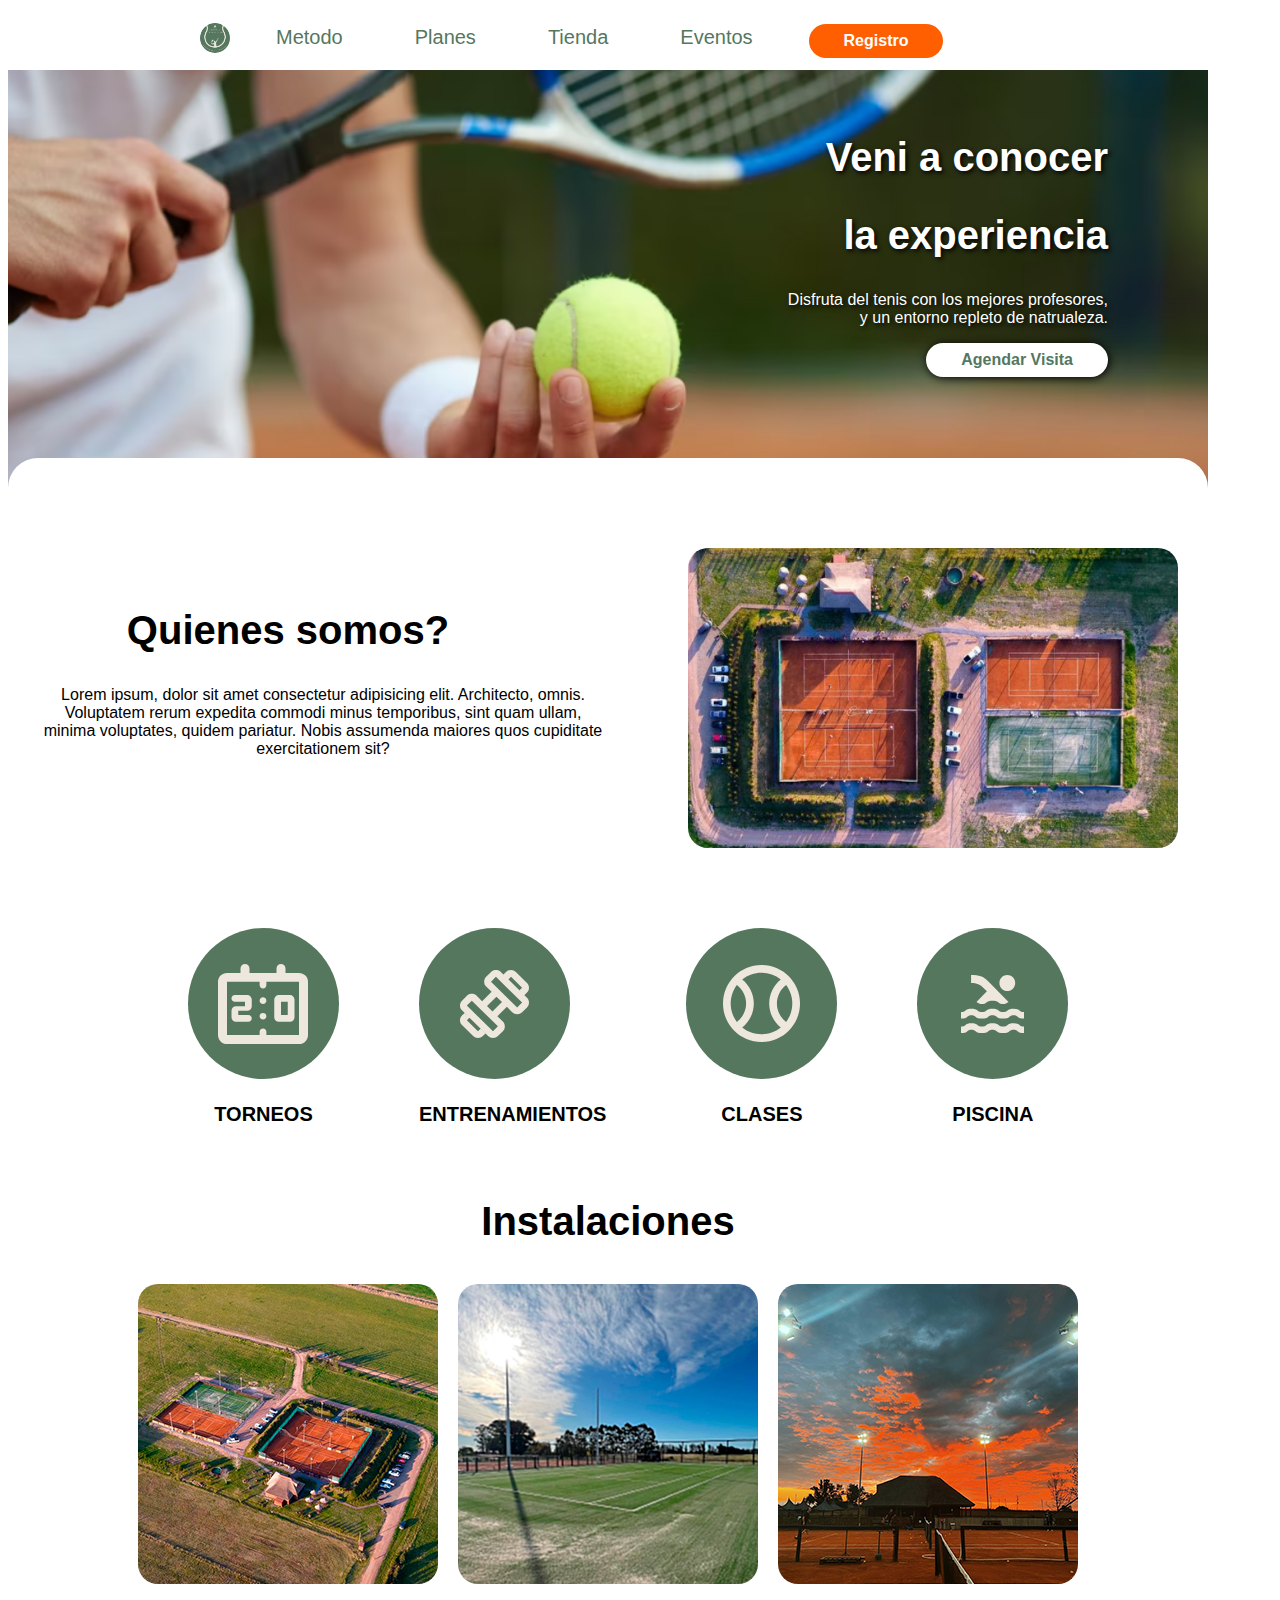
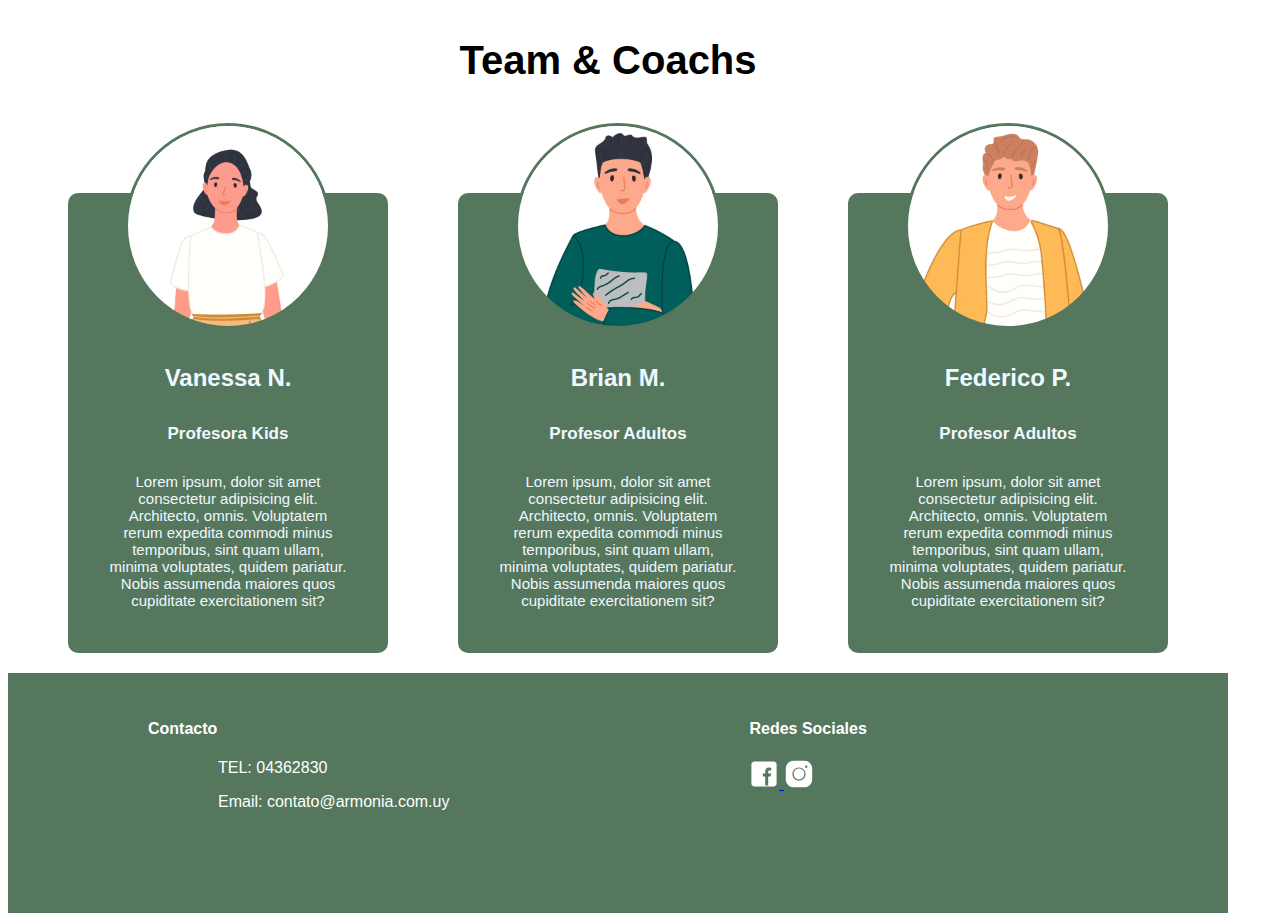
<file: pages/index.html>
<!DOCTYPE html>
<html lang="en">
<head>
    <meta charset="UTF-8">
    <meta http-equiv="X-UA-Compatible" content="IE=edge">
    <meta name="viewport" content="width=device-width, initial-scale=1.0">
    <title>Armonia Tennis Club</title>
    <link rel="shortcut icon" href="../assets/logoarmonia.jpg">
    <link href="../css/main.css" rel="stylesheet" type="text/css">
</head>
    <body>
    
        <header>
            <nav>
                <a href="./index.html"><img src="../assets/logoarmonia.jpg" alt="logo"></a>
                <ul class="navbar">
                    <li><a href="./metodo.html">Metodo</a></li>
                    <li><a href="./planes.html">Planes</a></li>
                    <li><a href="tienda.html">Tienda</a></li>
                    <li><a href="./eventos.html">Eventos</a></li>
                </ul>
                <a href="./registro.html" class="registro"> <b> Registro</b></a>
            </nav>
        </header>
        <main>

                <section class="banner1">
                        <div id="text-banner1">
                            <h1>Veni a conocer</h1>
                            <h2>la experiencia</h2>
                            <p>Disfruta del tenis con los mejores profesores, y un entorno repleto de natrualeza.</p>
                        </div>
                        <a href="./registro.html" class="agendar-visita"> <b>Agendar Visita</b></a>
                </section>
    <section>
        <div class="espacio">
        </div>
    </section>
                <section>
                    <div class="quienes-somos">
                        <h2>Quienes somos?</h2>
                        <p>Lorem ipsum, dolor sit amet consectetur adipisicing elit. Architecto, omnis. Voluptatem rerum expedita commodi minus temporibus, sint quam ullam, minima voluptates, quidem pariatur. Nobis assumenda maiores quos cupiditate exercitationem sit?</p>
                    </div>
                        <img id="armonia-1" src="../assets/quienes-somos.png" alt="Imagen Armonia">
                </section>
                
                <section class="services-sections">   
                    <div class="services">
                        <img src="../assets/torneos.svg" alt="">
                        <h3>TORNEOS</h3>
                    </div>
                    <div class="services">
                        <img src="../assets/entrenamientos.svg" alt="">
                        <h3>ENTRENAMIENTOS</h3>
                    </div class="services">
                    <div class="services">
                        <img src="../assets/clases.svg" alt="">
                        <h3>CLASES</h3>
                    </div>
                    <div class="services">
                        <img src="../assets/piscina.svg" alt="">
                        <h3>PISCINA</h3>
                    </div>
                </section>

                <section>
                        <h2 class="instalaciones">Instalaciones</h2>
                </section>
                <section>
                    <div class="instalaciones-img">    
                        <img src="../assets/instalacion-1.jpg" alt="">
                        <img src="../assets/instalacion-2.jpg" alt="">
                        <img src="../assets/instalacion-3.jpg" alt="">
                </div>
                    
                </section>
        <section>
            <h2 class="team">Team & Coachs</h2>
        </section>
                <section class="cards-coach">

                    <div class="cards">
                        <img src="../assets/vanessa.jpg" alt="Vanessa">
                        <h4>Vanessa N.</h4>
                        <h5>Profesora Kids</h5> 
                        <p>Lorem ipsum, dolor sit amet consectetur adipisicing elit. Architecto, omnis. Voluptatem rerum expedita commodi minus temporibus, sint quam ullam, minima voluptates, quidem pariatur. Nobis assumenda maiores quos cupiditate exercitationem sit?</p>
                    </div>
                    <div class="cards">
                        <img src="../assets/brian.jpg" alt="Brian">
                        <h4>Brian M.</h4>
                        <h5>Profesor Adultos</h5> 
                        <p>Lorem ipsum, dolor sit amet consectetur adipisicing elit. Architecto, omnis. Voluptatem rerum expedita commodi minus temporibus, sint quam ullam, minima voluptates, quidem pariatur. Nobis assumenda maiores quos cupiditate exercitationem sit?</p>
                    </div>   
                    <div class="cards">
                        <img src="../assets/federico.jpg" alt="Federico">
                        <h4>Federico P.</h4>
                        <h5>Profesor Adultos</h5> 
                        <p>Lorem ipsum, dolor sit amet consectetur adipisicing elit. Architecto, omnis. Voluptatem rerum expedita commodi minus temporibus, sint quam ullam, minima voluptates, quidem pariatur. Nobis assumenda maiores quos cupiditate exercitationem sit?</p>
                    </div>
                </section>
        </main>





        <footer>
            <section class="footer-area">
                <div class="contact-footer">
                        <h4>Contacto</h4>
                        <p>TEL: 04362830</p>
                        <p>Email: contato@armonia.com.uy</p>
                </div>
                <div class="mapa-armonia">
                    <map name="mapa de armonia"><iframe src="https://www.google.com/maps/embed?pb=!1m18!1m12!1m3!1d3287.7827492018578!2d-56.32866200000004!3d-34.508391599999996!2m3!1f0!2f0!3f0!3m2!1i1024!2i768!4f13.1!3m3!1m2!1s0x95a1b157ae231c87%3A0xac30713784a250d5!2sArmon%C3%ADa%20Tennis%20Club!5e0!3m2!1ses!2suy!4v1681091907484!5m2!1ses!2suy" width="200" height="200" style="border:0;" allowfullscreen="" loading="lazy" referrerpolicy="no-referrer-when-downgrade"></iframe></map>
                </div>
                    <div class="rrss-footer">
                        <h4>Redes Sociales</h4>
                        <a href="https://www.facebook.com/ArmoniaTennisClub">
                        <img class="logo-rrss" src="../assets/icons8-facebook.svg" alt="instagram">
                        </a>
                        <a href="https://www.instagram.com/armonia_tennis/">
                        <img class="logo-rrss" src="../assets/icons8-instagram.svg" alt="instagram">
                        </a>
                    </div>
            </section>
    </footer>






    </body>
</html>
</file>
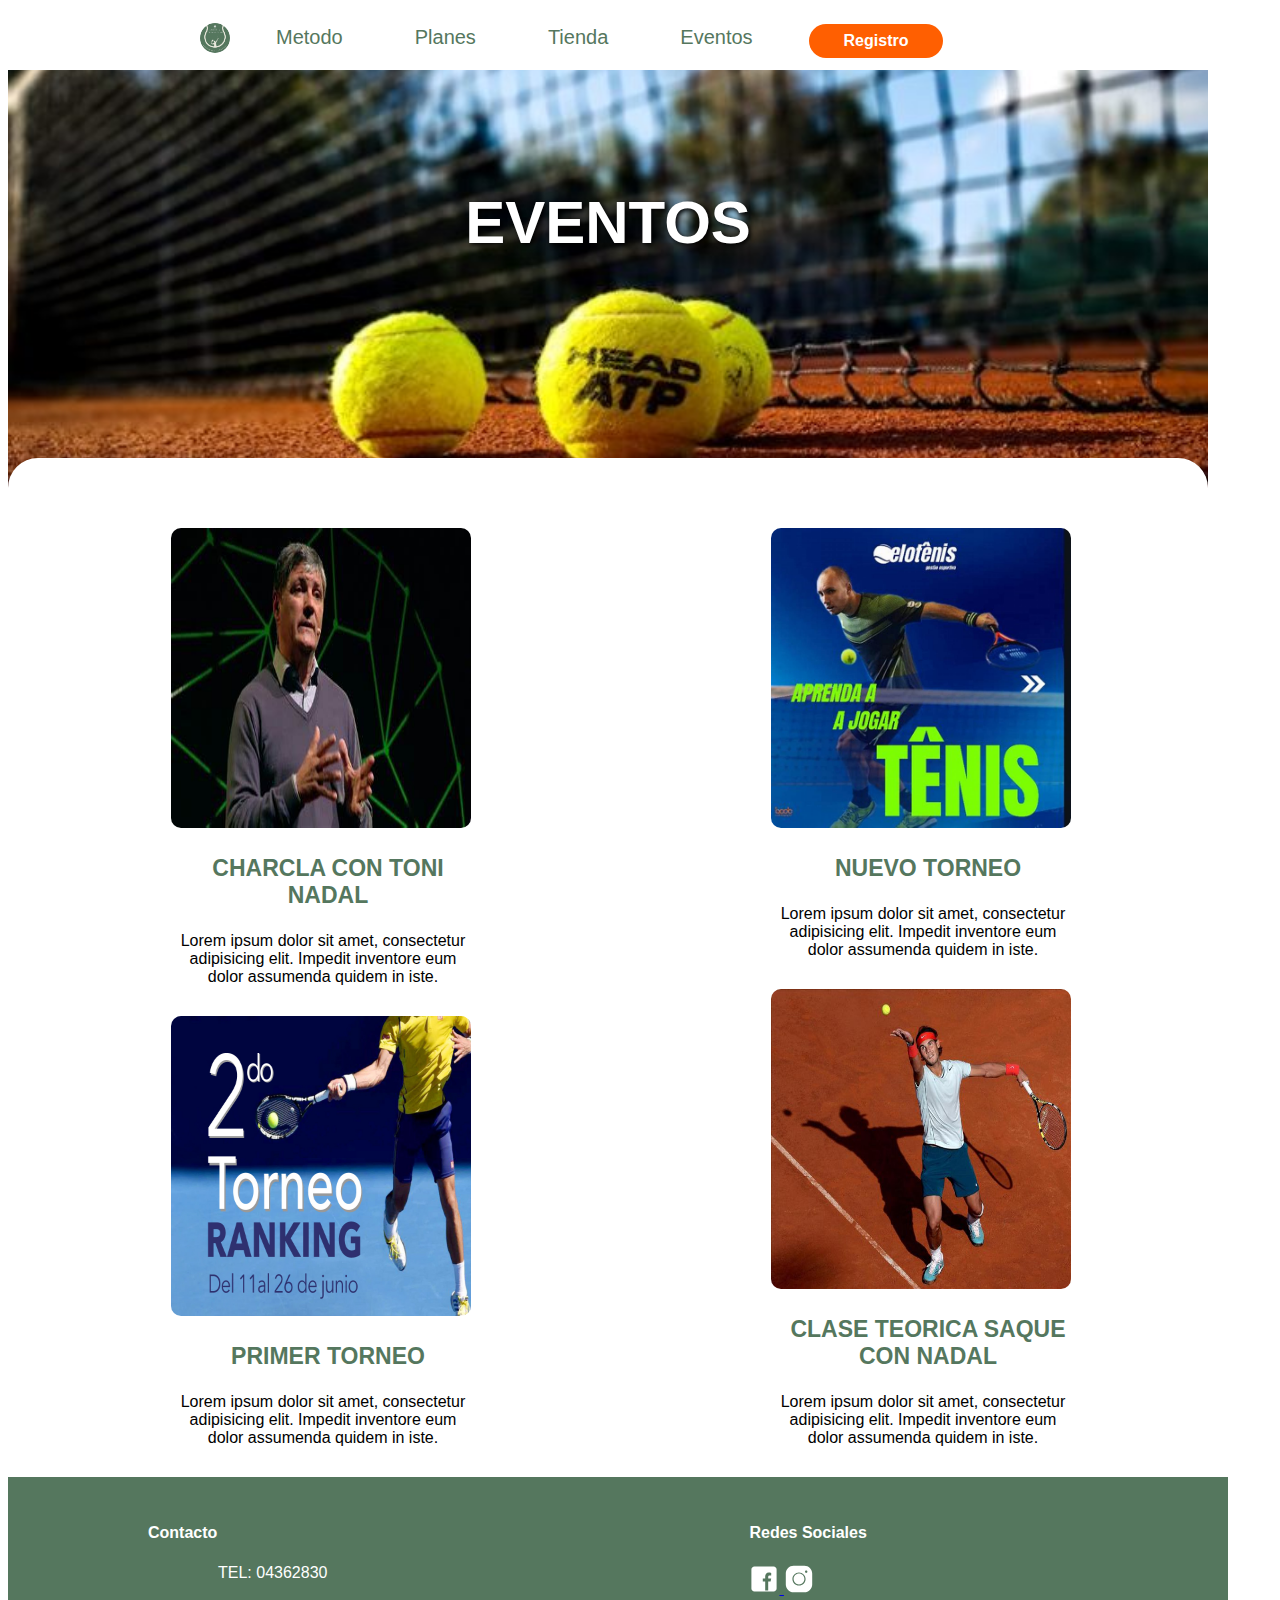
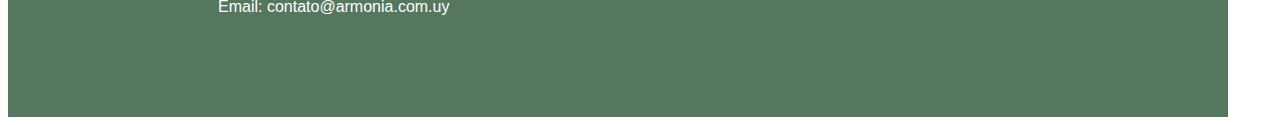
<file: pages/eventos.html>
<!DOCTYPE html>
<html lang="en">
<head>
    <meta charset="UTF-8">
    <meta http-equiv="X-UA-Compatible" content="IE=edge">
    <meta name="viewport" content="width=device-width, initial-scale=1.0">
    <title>Armonia Tennis Club</title>
    <link rel="shortcut icon" href="../assets/logoarmonia.jpg">
    <link href="../css/main.css" rel="stylesheet" type="text/css">
</head>
    <body>
    
        <header>
            <nav>
                <a href="./index.html"><img src="../assets/logoarmonia.jpg" alt="logo"></a>
                <ul class="navbar">
                    <li><a href="./metodo.html">Metodo</a></li>
                    <li><a href="./planes.html">Planes</a></li>
                    <li><a href="tienda.html">Tienda</a></li>
                    <li><a href="./eventos.html">Eventos</a></li>
                </ul>
                <a href="./registro.html" class="registro"> <b> Registro</b></a>
            </nav>
        </header>
        <main>

            <section class="banner3">
                        <div id="text-banner3">
                            <h1>EVENTOS</h1>
                        </div>
            </section>

            <section>
                    <div class="espacio">
                    </div>
            </section>

    <section>
    
        <div class="eventos">
        
            <div class="eventos-fila1">
                <div class="cards-eventos">
                    <img src="../assets/charla-1.jpg" alt="">
                    <h3>CHARCLA CON TONI NADAL</h3>
                    <P>Lorem ipsum dolor sit amet, consectetur adipisicing elit. Impedit inventore eum dolor assumenda quidem in iste.</P>
                </div>

                <div class="cards-eventos">
                    <img src="../assets/torneo-1.jpg" alt="">
                    <h3>PRIMER TORNEO</h3>
                    <P>Lorem ipsum dolor sit amet, consectetur adipisicing elit. Impedit inventore eum dolor assumenda quidem in iste.</P>
                </div>
            </div>

        <div class="eventos-fila2">

            <div class="cards-eventos">
                    <img src="../assets/torneo-2.jpg" alt="">
                    <h3>NUEVO TORNEO</h3>
                    <P>Lorem ipsum dolor sit amet, consectetur adipisicing elit. Impedit inventore eum dolor assumenda quidem in iste.</P>
            </div>

            <div class="cards-eventos">
                    <img src="../assets/charla-2.jpg" alt="">
                    <h3>CLASE TEORICA SAQUE CON NADAL</h3>
                    <P>Lorem ipsum dolor sit amet, consectetur adipisicing elit. Impedit inventore eum dolor assumenda quidem in iste.</P>
            </div>
        </div>

        </div>

    </section>


        </main>

        <footer>
            <section class="footer-area">
                <div class="contact-footer">
                        <h4>Contacto</h4>
                        <p>TEL: 04362830</p>
                        <p>Email: contato@armonia.com.uy</p>
                </div>
                <div class="mapa-armonia">
                    <map name="mapa de armonia"><iframe src="https://www.google.com/maps/embed?pb=!1m18!1m12!1m3!1d3287.7827492018578!2d-56.32866200000004!3d-34.508391599999996!2m3!1f0!2f0!3f0!3m2!1i1024!2i768!4f13.1!3m3!1m2!1s0x95a1b157ae231c87%3A0xac30713784a250d5!2sArmon%C3%ADa%20Tennis%20Club!5e0!3m2!1ses!2suy!4v1681091907484!5m2!1ses!2suy" width="200" height="200" style="border:0;" allowfullscreen="" loading="lazy" referrerpolicy="no-referrer-when-downgrade"></iframe></map>
                </div>
                    <div class="rrss-footer">
                        <h4>Redes Sociales</h4>
                        <a href="https://www.facebook.com/ArmoniaTennisClub">
                        <img class="logo-rrss" src="../assets/icons8-facebook.svg" alt="instagram">
                        </a>
                        <a href="https://www.instagram.com/armonia_tennis/">
                        <img class="logo-rrss" src="../assets/icons8-instagram.svg" alt="instagram">
                        </a>
                    </div>
            </section>
    </footer>
    </body>
</html>
</file>
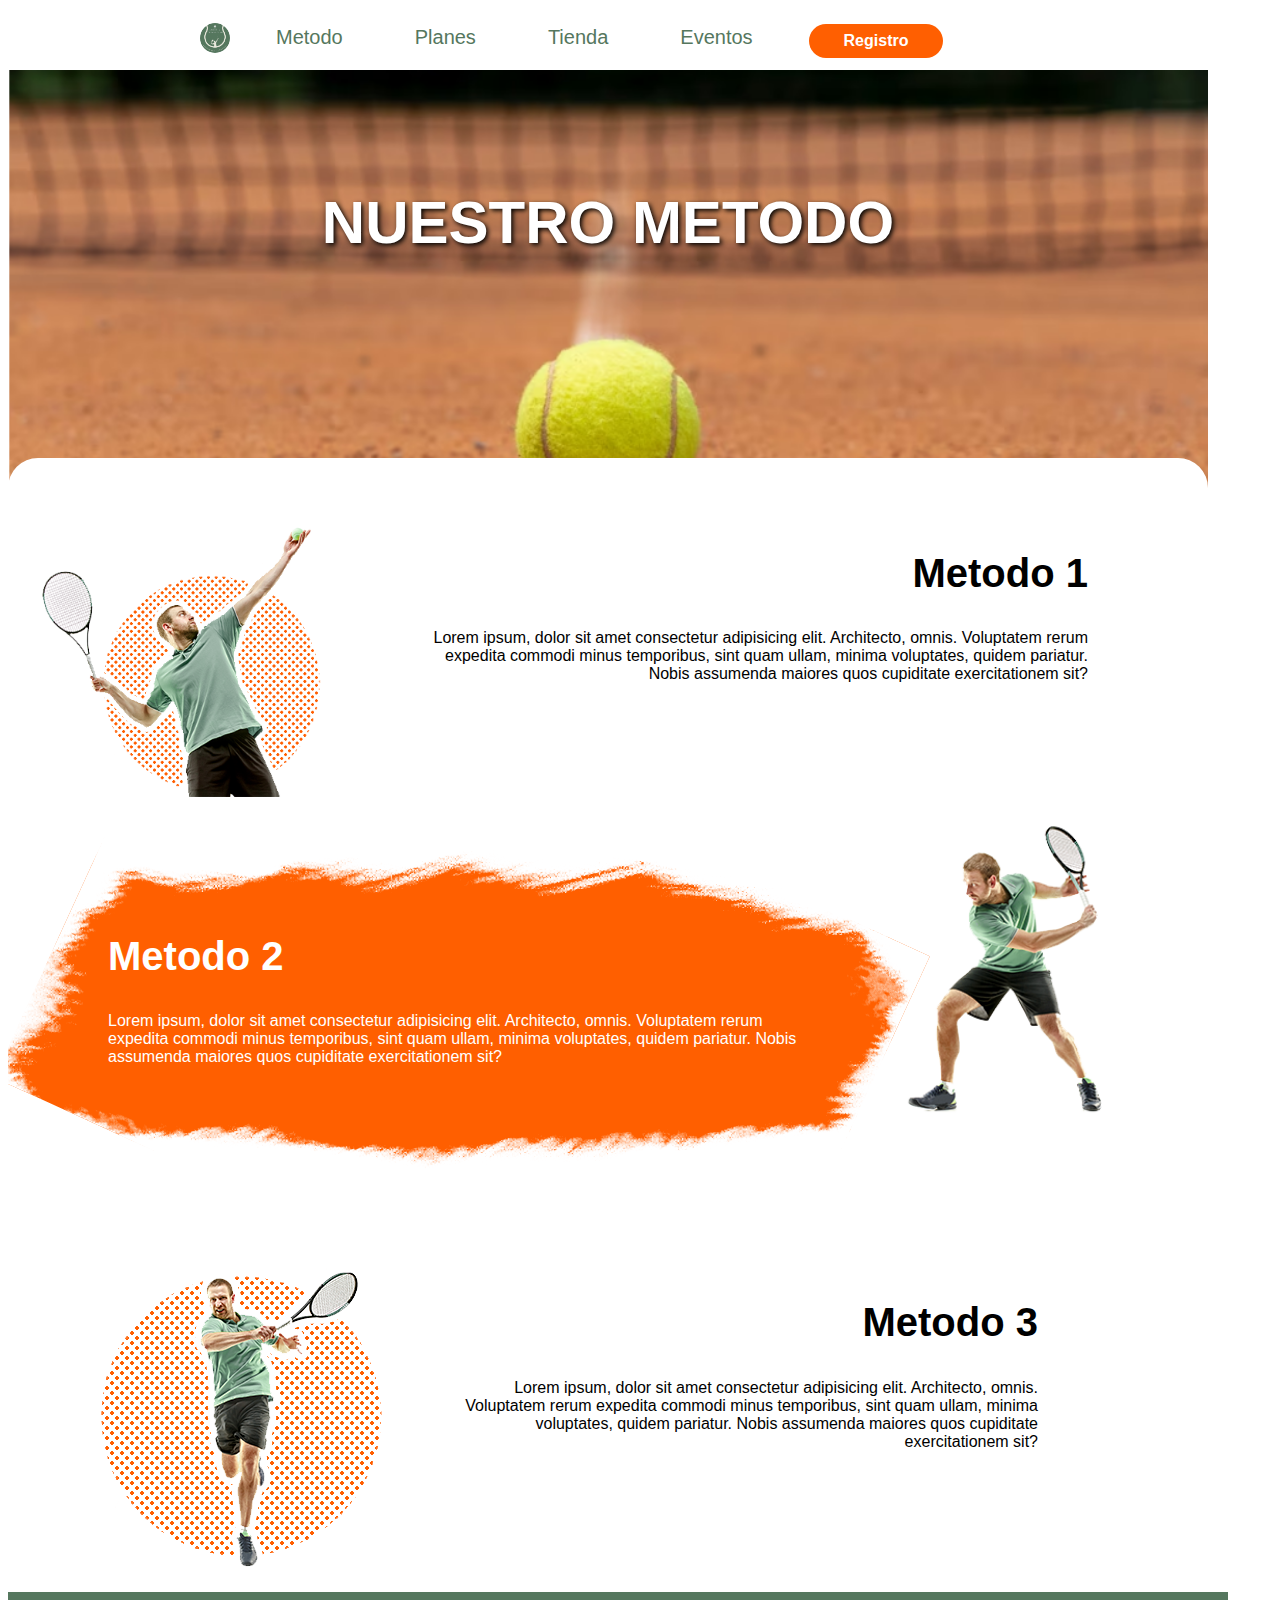
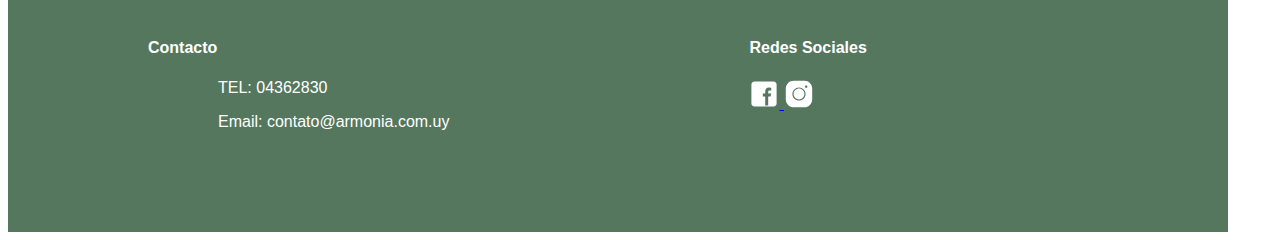
<file: pages/metodo.html>
<!DOCTYPE html>
<html lang="en">
<head>
    <meta charset="UTF-8">
    <meta http-equiv="X-UA-Compatible" content="IE=edge">
    <meta name="viewport" content="width=device-width, initial-scale=1.0">
    <title>Armonia Tennis Club</title>
    <link rel="shortcut icon" href="../assets/logoarmonia.jpg">
    <link href="../css/main.css" rel="stylesheet" type="text/css">
</head>
    <body>
    
        <header>
            <nav>
                <a href="./index.html"><img src="../assets/logoarmonia.jpg" alt="logo"></a>
                <ul class="navbar">
                    <li><a href="./metodo.html">Metodo</a></li>
                    <li><a href="./planes.html">Planes</a></li>
                    <li><a href="tienda.html">Tienda</a></li>
                    <li><a href="./eventos.html">Eventos</a></li>
                </ul>
                <a href="./registro.html" class="registro"> <b> Registro</b></a>
            </nav>
        </header>
        <main>

            <section class="banner2">
                <div id="text-banner2">
                    <h1>NUESTRO METODO</h1>
                </div>
        </section>
<section>
<div class="espacio">
</div>
</section>

                <section class="met1">
                    <img id="persona-1" src="../assets/persona-1.png" alt="">
                        <div >
                            <h2>Metodo 1</h2>
                            <p>Lorem ipsum, dolor sit amet consectetur adipisicing elit. Architecto, omnis. Voluptatem rerum expedita commodi minus temporibus, sint quam ullam, minima voluptates, quidem pariatur. Nobis assumenda maiores quos cupiditate exercitationem sit?</p>
                        </div>
                </section>
                
                <section class="met2">
                    <img id="persona-3" src="../assets/persona-3.png" alt="">
                        <div>
                            <h2>Metodo 2</h2>
                            <p>Lorem ipsum, dolor sit amet consectetur adipisicing elit. Architecto, omnis. Voluptatem rerum expedita commodi minus temporibus, sint quam ullam, minima voluptates, quidem pariatur. Nobis assumenda maiores quos cupiditate exercitationem sit?</p>
                        </div>
                </section>

                <section class="met3">
                    <img id="persona-2" src="../assets/persona-2.png" alt="">
                        <div>
                            <h2>Metodo 3</h2>
                            <p>Lorem ipsum, dolor sit amet consectetur adipisicing elit. Architecto, omnis. Voluptatem rerum expedita commodi minus temporibus, sint quam ullam, minima voluptates, quidem pariatur. Nobis assumenda maiores quos cupiditate exercitationem sit?</p>
                        </div>
                </section>
 


                <footer>
                    <section class="footer-area">
                        <div class="contact-footer">
                                <h4>Contacto</h4>
                                <p>TEL: 04362830</p>
                                <p>Email: contato@armonia.com.uy</p>
                        </div>
                        <div class="mapa-armonia">
                            <map name="mapa de armonia"><iframe src="https://www.google.com/maps/embed?pb=!1m18!1m12!1m3!1d3287.7827492018578!2d-56.32866200000004!3d-34.508391599999996!2m3!1f0!2f0!3f0!3m2!1i1024!2i768!4f13.1!3m3!1m2!1s0x95a1b157ae231c87%3A0xac30713784a250d5!2sArmon%C3%ADa%20Tennis%20Club!5e0!3m2!1ses!2suy!4v1681091907484!5m2!1ses!2suy" width="200" height="200" style="border:0;" allowfullscreen="" loading="lazy" referrerpolicy="no-referrer-when-downgrade"></iframe></map>
                        </div>
                            <div class="rrss-footer">
                                <h4>Redes Sociales</h4>
                                <a href="https://www.facebook.com/ArmoniaTennisClub">
                                <img class="logo-rrss" src="../assets/icons8-facebook.svg" alt="instagram">
                                </a>
                                <a href="https://www.instagram.com/armonia_tennis/">
                                <img class="logo-rrss" src="../assets/icons8-instagram.svg" alt="instagram">
                                </a>
                            </div>
                    </section>
            </footer>






    </body>
</html>
</file>
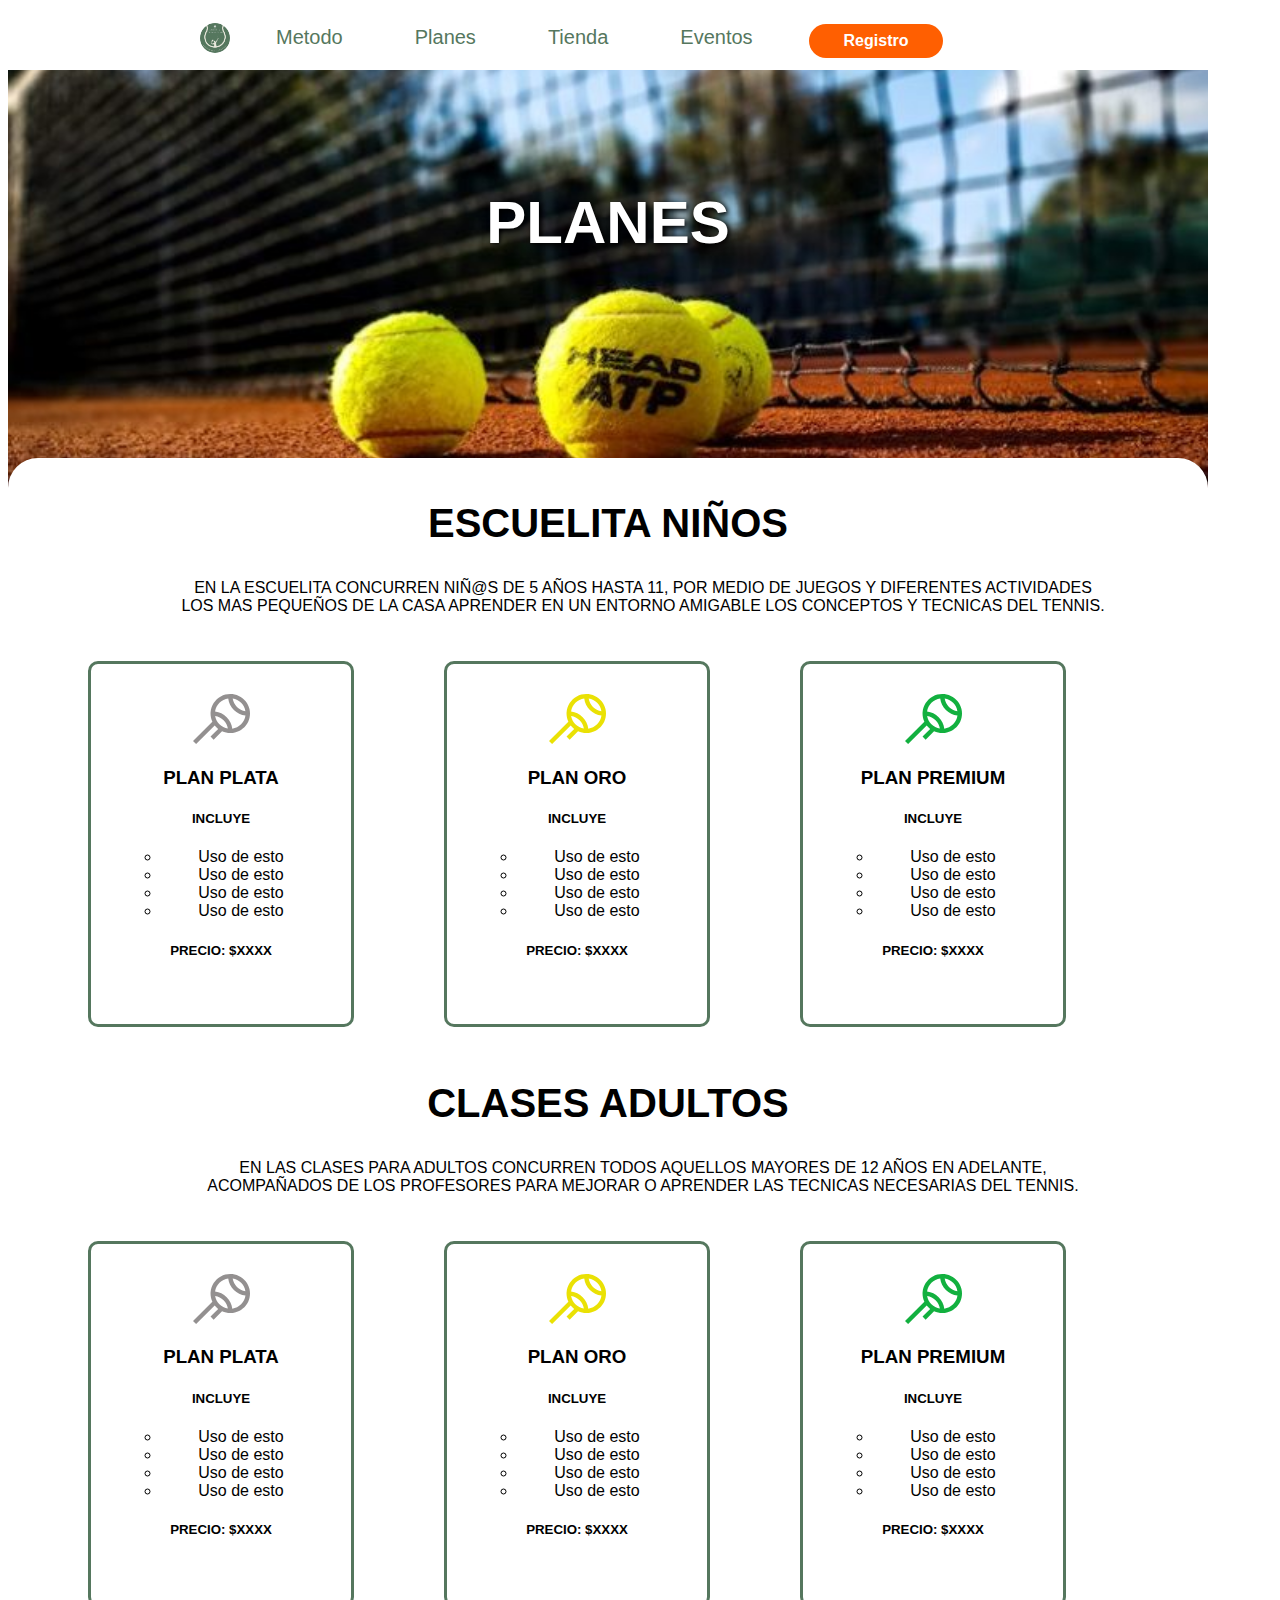
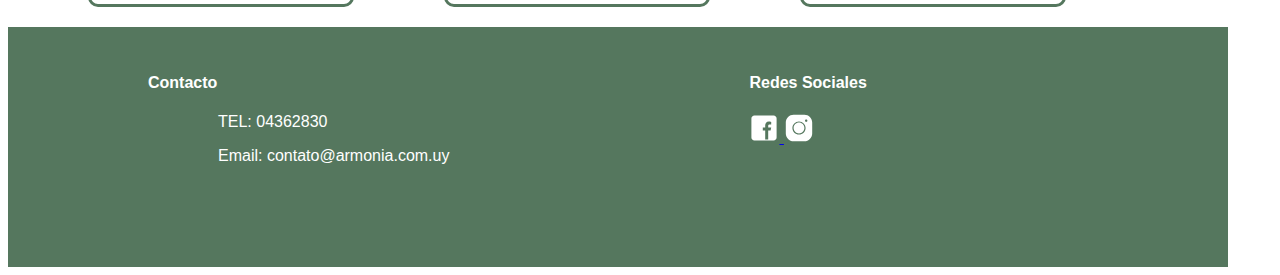
<file: pages/planes.html>
<!DOCTYPE html>
<html lang="en">
<head>
    <meta charset="UTF-8">
    <meta http-equiv="X-UA-Compatible" content="IE=edge">
    <meta name="viewport" content="width=device-width, initial-scale=1.0">
    <title>Armonia Tennis Club</title>
    <link rel="shortcut icon" href="../assets/logoarmonia.jpg">
    <link href="../css/main.css" rel="stylesheet" type="text/css">
</head>
    <body>
    
        <header>
            <nav>
                <a href="./index.html"><img src="../assets/logoarmonia.jpg" alt="logo"></a>
                <ul class="navbar">
                    <li><a href="./metodo.html">Metodo</a></li>
                    <li><a href="./planes.html">Planes</a></li>
                    <li><a href="tienda.html">Tienda</a></li>
                    <li><a href="./eventos.html">Eventos</a></li>
                </ul>
                <a href="./registro.html" class="registro"> <b> Registro</b></a>
            </nav>
        </header>
        <main>

            <section class="banner3">
                        <div id="text-banner3">
                            <h1>PLANES</h1>
                        </div>
            </section>

            <section>
                    <div class="espacio">
                    </div>
            </section>

    <section>
        <div class="plan-escuelita">
            <H2>ESCUELITA NIÑOS</H2>
            <p>EN LA ESCUELITA CONCURREN NIÑ@S DE 5 AÑOS HASTA 11, POR MEDIO DE JUEGOS Y DIFERENTES ACTIVIDADES LOS MAS PEQUEÑOS DE LA CASA APRENDER EN UN ENTORNO AMIGABLE LOS CONCEPTOS Y TECNICAS DEL TENNIS.</p>
        </div>
    
        <div class="planes">
        
            <div class="cards-planes">
                <img src="../assets/plan-plata.svg" alt="">
                <h3>PLAN PLATA</h3>
                <h5>INCLUYE</h5>
            
                <ul class="planes-lista">
                    <li>Uso de esto</li>
                    <li>Uso de esto</li>
                    <li>Uso de esto</li>
                    <li>Uso de esto</li>
                </ul>

                <h5>PRECIO: $XXXX</h5>
            </div>

            <div class="cards-planes">
                <img src="../assets/plan-oro.svg" alt="">
                <h3>PLAN ORO</h3>
                <h5>INCLUYE</h5>
            
                <ul class="planes-lista">
                    <li>Uso de esto</li>
                    <li>Uso de esto</li>
                    <li>Uso de esto</li>
                    <li>Uso de esto</li>
                </ul>

                <h5>PRECIO: $XXXX</h5>
            </div>

            <div class="cards-planes">
                <img src="../assets/plan-premium.svg" alt="">
                <h3>PLAN PREMIUM</h3>
                <h5>INCLUYE</h5>
            
                <ul class="planes-lista">
                    <li>Uso de esto</li>
                    <li>Uso de esto</li>
                    <li>Uso de esto</li>
                    <li>Uso de esto</li>
                </ul>

                <h5>PRECIO: $XXXX</h5>
            </div>




        </div>

    </section>



<section>
    <div class="plan-adulto">
            <H2>CLASES ADULTOS</H2>
            <p>EN LAS CLASES PARA ADULTOS CONCURREN TODOS AQUELLOS MAYORES DE 12 AÑOS EN ADELANTE, ACOMPAÑADOS DE LOS PROFESORES PARA MEJORAR O APRENDER LAS TECNICAS NECESARIAS DEL TENNIS. </p>
    </div>

    <div class="planes">
        
        <div class="cards-planes">
            <img src="../assets/plan-plata.svg" alt="">
            <h3>PLAN PLATA</h3>
            <h5>INCLUYE</h5>
        
            <ul class="planes-lista">
                <li>Uso de esto</li>
                <li>Uso de esto</li>
                <li>Uso de esto</li>
                <li>Uso de esto</li>
            </ul>

            <h5>PRECIO: $XXXX</h5>
        </div>

        <div class="cards-planes">
            <img src="../assets/plan-oro.svg" alt="">
            <h3>PLAN ORO</h3>
            <h5>INCLUYE</h5>
        
            <ul class="planes-lista">
                <li>Uso de esto</li>
                <li>Uso de esto</li>
                <li>Uso de esto</li>
                <li>Uso de esto</li>
            </ul>

            <h5>PRECIO: $XXXX</h5>
        </div>

        <div class="cards-planes">
            <img src="../assets/plan-premium.svg" alt="">
            <h3>PLAN PREMIUM</h3>
            <h5>INCLUYE</h5>
        
            <ul class="planes-lista">
                <li>Uso de esto</li>
                <li>Uso de esto</li>
                <li>Uso de esto</li>
                <li>Uso de esto</li>
            </ul>

            <h5>PRECIO: $XXXX</h5>
        </div>




    </div>



</section>



        </main>

        <footer>
            <section class="footer-area">
                <div class="contact-footer">
                        <h4>Contacto</h4>
                        <p>TEL: 04362830</p>
                        <p>Email: contato@armonia.com.uy</p>
                </div>
                <div class="mapa-armonia">
                    <map name="mapa de armonia"><iframe src="https://www.google.com/maps/embed?pb=!1m18!1m12!1m3!1d3287.7827492018578!2d-56.32866200000004!3d-34.508391599999996!2m3!1f0!2f0!3f0!3m2!1i1024!2i768!4f13.1!3m3!1m2!1s0x95a1b157ae231c87%3A0xac30713784a250d5!2sArmon%C3%ADa%20Tennis%20Club!5e0!3m2!1ses!2suy!4v1681091907484!5m2!1ses!2suy" width="200" height="200" style="border:0;" allowfullscreen="" loading="lazy" referrerpolicy="no-referrer-when-downgrade"></iframe></map>
                </div>
                    <div class="rrss-footer">
                        <h4>Redes Sociales</h4>
                        <a href="https://www.facebook.com/ArmoniaTennisClub">
                        <img class="logo-rrss" src="../assets/icons8-facebook.svg" alt="instagram">
                        </a>
                        <a href="https://www.instagram.com/armonia_tennis/">
                        <img class="logo-rrss" src="../assets/icons8-instagram.svg" alt="instagram">
                        </a>
                    </div>
            </section>
    </footer>
    </body>
</html>
</file>
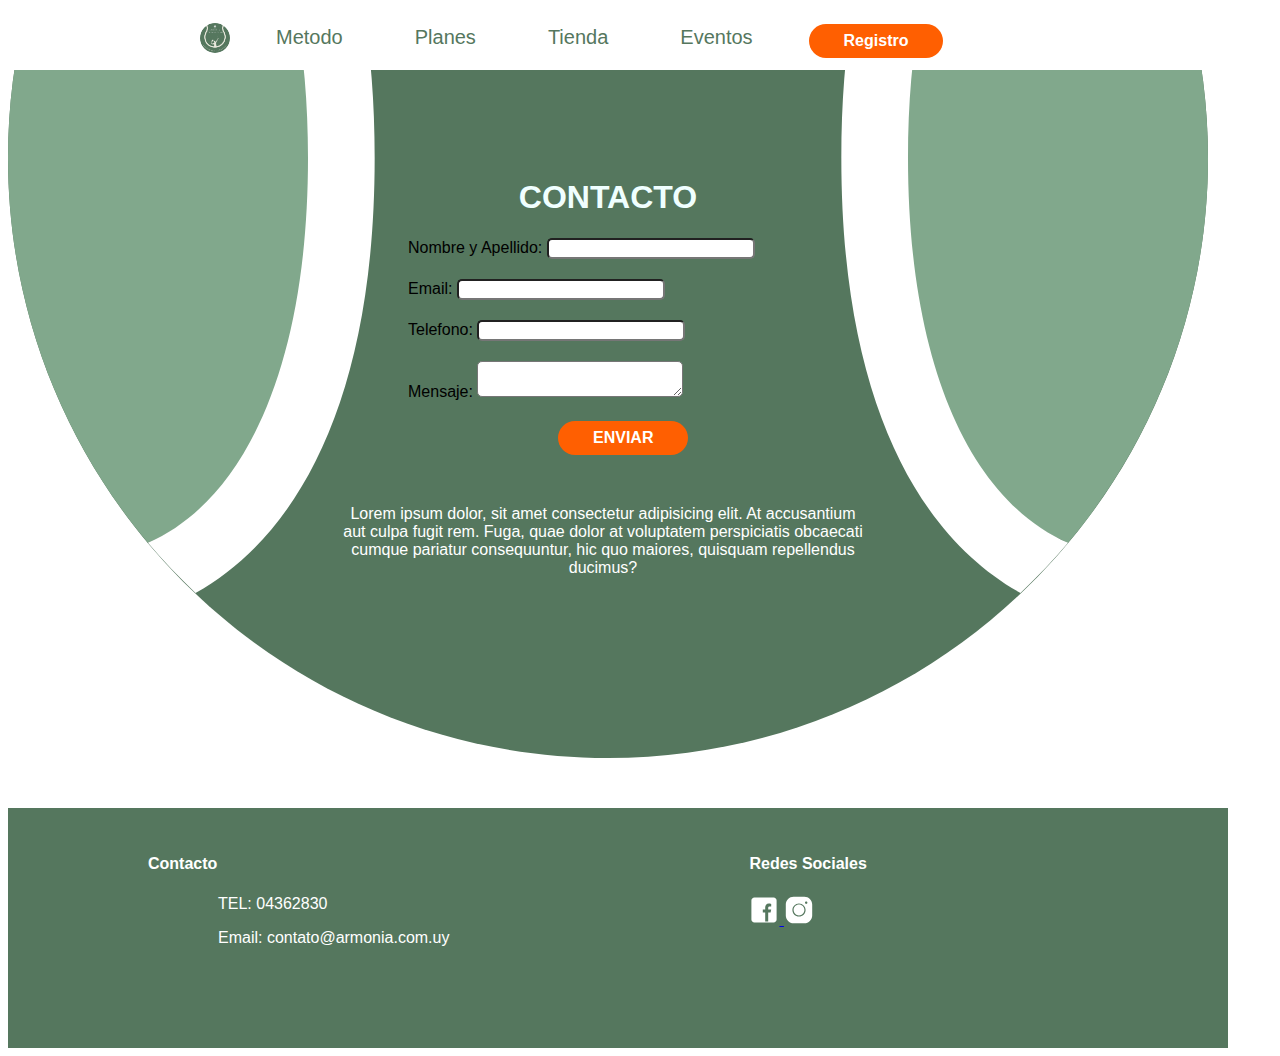
<file: pages/registro.html>
<!DOCTYPE html>
<html lang="en">
<head>
    <meta charset="UTF-8">
    <meta http-equiv="X-UA-Compatible" content="IE=edge">
    <meta name="viewport" content="width=device-width, initial-scale=1.0">
    <title>Armonia Tennis Club</title>
    <link rel="shortcut icon" href="../assets/logoarmonia.jpg">
    <link href="../css/main.css" rel="stylesheet" type="text/css">
</head>
    <body>
    
        <header>
            <nav>
                <a href="./index.html"><img src="../assets/logoarmonia.jpg" alt="logo"></a>
                <ul class="navbar">
                    <li><a href="./metodo.html">Metodo</a></li>
                    <li><a href="./planes.html">Planes</a></li>
                    <li><a href="tienda.html">Tienda</a></li>
                    <li><a href="./eventos.html">Eventos</a></li>
                </ul>
                <a href="./registro.html" class="registro"> <b> Registro</b></a>
            </nav>
        </header>
        <main>
<section class="formulario">
<div>
    
    <form action="" method="">
        <h1 id="contacto">CONTACTO</h1>
        <ul>
            <li>
                <label for="name">Nombre y Apellido:</label>
                <input type="text" id="name" name="user_name">
            </li>
            
            <li>
                <label for="mail">Email:</label>
                <input type="email" id="mail" name="user_mail">
            </li>

            <li>
                <label for="mail">Telefono:</label>
                <input type="email" id="mail" name="user_mail">
            </li>

            <li>
                <label for="msg">Mensaje:</label>
                <textarea id="msg" name="user_message"></textarea>
            </li>
        </ul>
        
    </form>
    
    <div class="enviar-formulario">
        <a href="../pages/eventos.html"><b>ENVIAR</b></a>
    </div>

        <div class="contacto-leyenda">
            <p>Lorem ipsum dolor, sit amet consectetur adipisicing elit. At accusantium aut culpa fugit rem. Fuga, quae dolor at voluptatem perspiciatis obcaecati cumque pariatur consequuntur, hic quo maiores, quisquam repellendus ducimus?</p>
        </div>

</div>
</section>     
        </main>

        <footer>
            <section class="footer-area">
                <div class="contact-footer">
                        <h4>Contacto</h4>
                        <p>TEL: 04362830</p>
                        <p>Email: contato@armonia.com.uy</p>
                </div>
                <div class="mapa-armonia">
                    <map name="mapa de armonia"><iframe src="https://www.google.com/maps/embed?pb=!1m18!1m12!1m3!1d3287.7827492018578!2d-56.32866200000004!3d-34.508391599999996!2m3!1f0!2f0!3f0!3m2!1i1024!2i768!4f13.1!3m3!1m2!1s0x95a1b157ae231c87%3A0xac30713784a250d5!2sArmon%C3%ADa%20Tennis%20Club!5e0!3m2!1ses!2suy!4v1681091907484!5m2!1ses!2suy" width="200" height="200" style="border:0;" allowfullscreen="" loading="lazy" referrerpolicy="no-referrer-when-downgrade"></iframe></map>
                </div>
                    <div class="rrss-footer">
                        <h4>Redes Sociales</h4>
                        <a href="https://www.facebook.com/ArmoniaTennisClub">
                        <img class="logo-rrss" src="../assets/icons8-facebook.svg" alt="instagram">
                        </a>
                        <a href="https://www.instagram.com/armonia_tennis/">
                        <img class="logo-rrss" src="../assets/icons8-instagram.svg" alt="instagram">
                        </a>
                    </div>
            </section>
    </footer>
    </body>
</html>
</file>
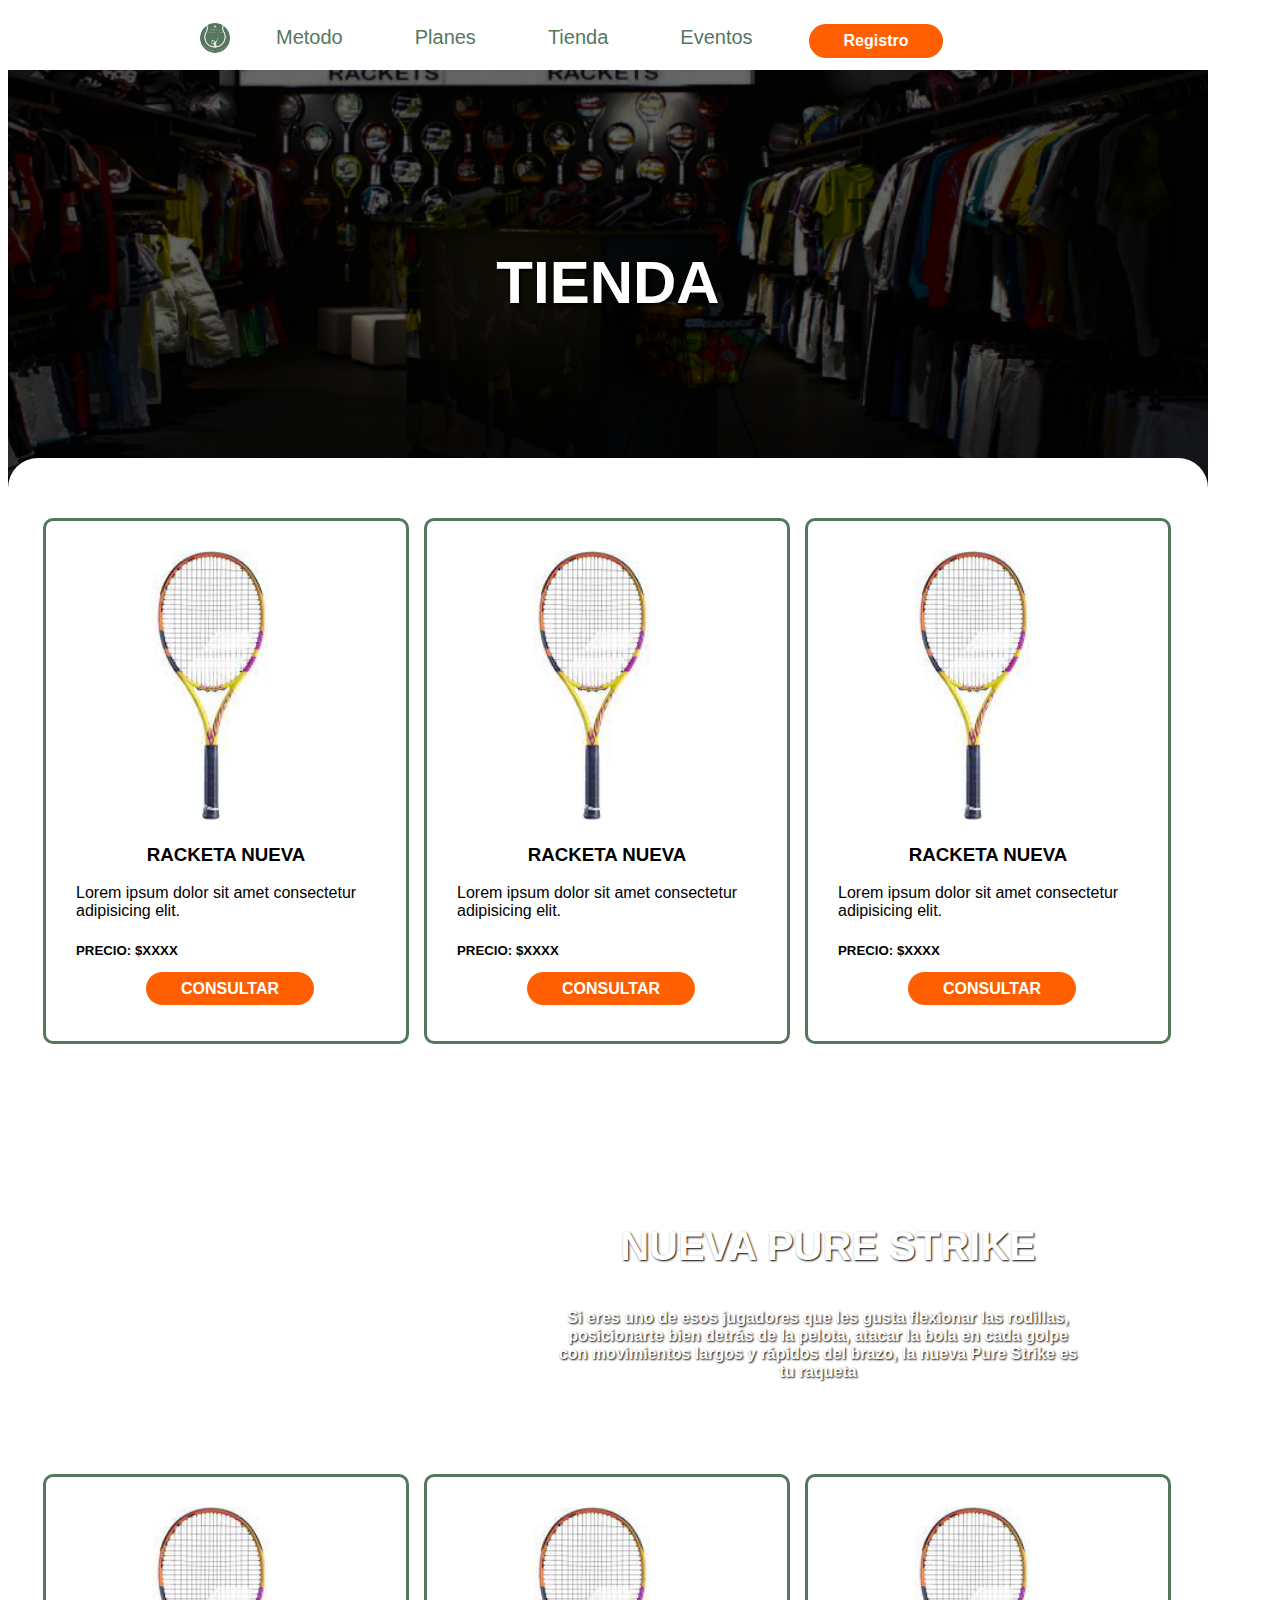
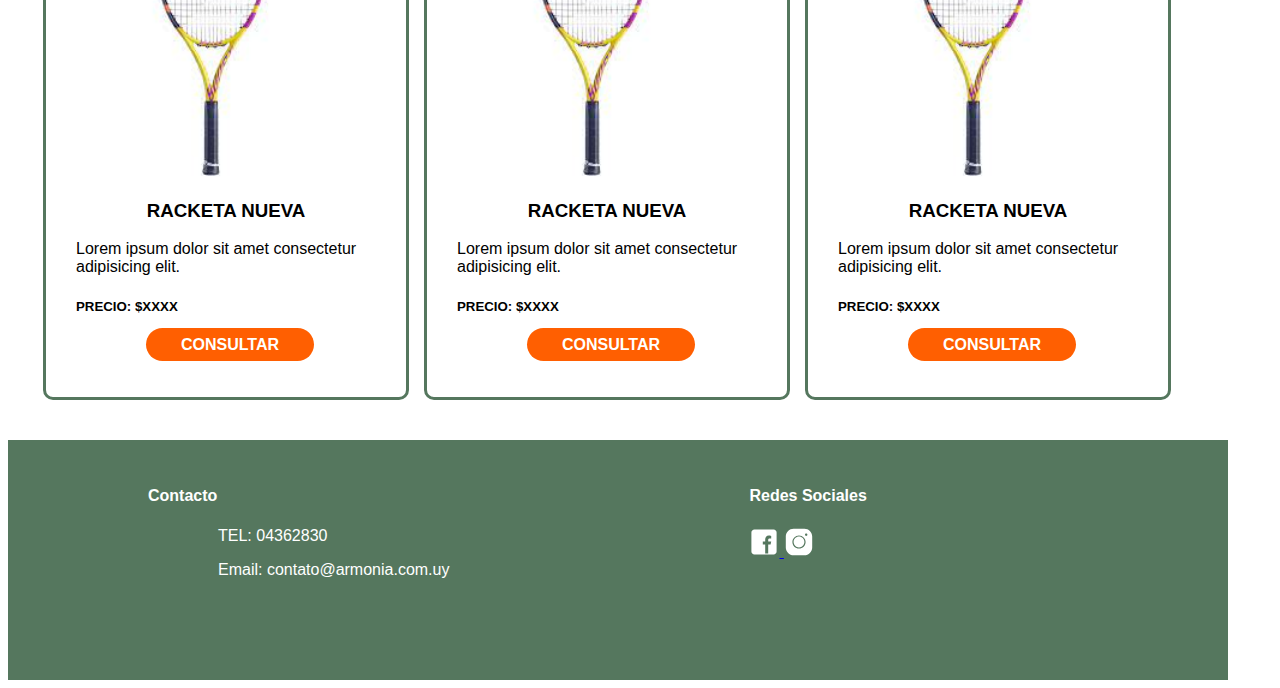
<file: pages/tienda.html>
<!DOCTYPE html>
<html lang="en">
<head>
    <meta charset="UTF-8">
    <meta http-equiv="X-UA-Compatible" content="IE=edge">
    <meta name="viewport" content="width=device-width, initial-scale=1.0">
    <title>Armonia Tennis Club</title>
    <link rel="shortcut icon" href="../assets/logoarmonia.jpg">
    <link href="../css/main.css" rel="stylesheet" type="text/css">
</head>
    <body>
    
        <header>
            <nav>
                <a href="./index.html"><img src="../assets/logoarmonia.jpg" alt="logo"></a>
                <ul class="navbar">
                    <li><a href="./metodo.html">Metodo</a></li>
                    <li><a href="./planes.html">Planes</a></li>
                    <li><a href="tienda.html">Tienda</a></li>
                    <li><a href="./eventos.html">Eventos</a></li>
                </ul>
                <a href="./registro.html" class="registro"> <b> Registro</b></a>
            </nav>
        </header>
        <main>

            <section class="banner4">
                <div id="text-banner4">
                    <h1>TIENDA</h1>
                </div>
    </section>

            <section>
                    <div class="espacio">
                    </div>
            </section>

    <section>
        <div class="productos">
            <div class="cards-productos">
                <img src="../assets/producto.jpg" alt="">
                <h3>RACKETA NUEVA</h3>
                    <p>Lorem ipsum dolor sit amet consectetur adipisicing elit.</p>
                <h5>PRECIO: $XXXX</h5>
                <a href="./registro.html" class="consultar"><b>CONSULTAR</b></a>
            </div>


            <div class="cards-productos">
                <img src="../assets/producto.jpg" alt="">
                <h3>RACKETA NUEVA</h3>
                    <p>Lorem ipsum dolor sit amet consectetur adipisicing elit.</p>
                <h5>PRECIO: $XXXX</h5>
                <a href="./registro.html" class="consultar"><b>CONSULTAR</b></a>
            </div>

            <div class="cards-productos">
                <img src="../assets/producto.jpg" alt="">
                <h3>RACKETA NUEVA</h3>
                    <p>Lorem ipsum dolor sit amet consectetur adipisicing elit.</p>
                <h5>PRECIO: $XXXX</h5>
                <a href="./registro.html" class="consultar"><b>CONSULTAR</b></a>
            </div>
        </div>
    </section>


    <section>
<div class="banner-publicidad">
    <h3 id="publicidad-h3">NUEVA PURE STRIKE</h3>
    <h4 id="publicidad-h4">Si eres uno de esos jugadores que les gusta flexionar las rodillas, posicionarte bien detrás de la pelota, atacar la bola en cada golpe con movimientos largos y rápidos del brazo, la nueva Pure Strike es tu raqueta</h4>
</div>
    </section>

    <section>
        <div class="productos">
            <div class="cards-productos">
                <img src="../assets/producto.jpg" alt="">
                <h3>RACKETA NUEVA</h3>
                    <p>Lorem ipsum dolor sit amet consectetur adipisicing elit.</p>
                <h5>PRECIO: $XXXX</h5>
                <a href="./registro.html" class="consultar"><b>CONSULTAR</b></a>
            </div>


            <div class="cards-productos">
                <img src="../assets/producto.jpg" alt="">
                <h3>RACKETA NUEVA</h3>
                    <p>Lorem ipsum dolor sit amet consectetur adipisicing elit.</p>
                <h5>PRECIO: $XXXX</h5>
                <a href="./registro.html" class="consultar"><b>CONSULTAR</b></a>
            </div>

            <div class="cards-productos">
                <img src="../assets/producto.jpg" alt="">
                <h3>RACKETA NUEVA</h3>
                    <p>Lorem ipsum dolor sit amet consectetur adipisicing elit.</p>
                <h5>PRECIO: $XXXX</h5>
                <a href="./registro.html" class="consultar"><b>CONSULTAR</b></a>
            </div>
        </div>
    </section>


        </main>

        <footer>
                <section class="footer-area">
                    <div class="contact-footer">
                            <h4>Contacto</h4>
                            <p>TEL: 04362830</p>
                            <p>Email: contato@armonia.com.uy</p>
                    </div>
                    <div class="mapa-armonia">
                        <map name="mapa de armonia"><iframe src="https://www.google.com/maps/embed?pb=!1m18!1m12!1m3!1d3287.7827492018578!2d-56.32866200000004!3d-34.508391599999996!2m3!1f0!2f0!3f0!3m2!1i1024!2i768!4f13.1!3m3!1m2!1s0x95a1b157ae231c87%3A0xac30713784a250d5!2sArmon%C3%ADa%20Tennis%20Club!5e0!3m2!1ses!2suy!4v1681091907484!5m2!1ses!2suy" width="200" height="200" style="border:0;" allowfullscreen="" loading="lazy" referrerpolicy="no-referrer-when-downgrade"></iframe></map>
                    </div>
                        <div class="rrss-footer">
                            <h4>Redes Sociales</h4>
                            <a href="https://www.facebook.com/ArmoniaTennisClub">
                            <img class="logo-rrss" src="../assets/icons8-facebook.svg" alt="instagram">
                            </a>
                            <a href="https://www.instagram.com/armonia_tennis/">
                            <img class="logo-rrss" src="../assets/icons8-instagram.svg" alt="instagram">
                            </a>
                        </div>         
                </section>
        </footer>
    </body>
</html>
</file>
<file: css/main.css>
body{ 
    display: flex;
    flex-wrap: wrap;
    font-family:'Trebuchet MS', 'Lucida Sans Unicode', 'Lucida Grande', 'Lucida Sans', Arial, sans-serif ;
    width: 1200px;
}



/* navegador*/

nav{
    display: inline;
    height: 30px;
    padding: 20px;
    padding-left: 200px;
    position:fixed;
    background-color: white;
    top: 0px; 
    left: 0px;
    width: 1200px;
}
nav li{
    list-style-type: none;
    font-size: 20px;
    float: left;
    padding: 10px;
    background-color: white;
    margin-top: -20px;    
    margin-left: 16px;
    margin-right: 16px;
}

nav ul li a {
    color: #55775E;
    text-decoration: none;
    text-align: center;
    padding: 10px 10px;
    background-color: white;  
}

nav img{
    height: 30px;
    width: 30px;
    border-radius: 50%;
    display: inline;
    position:fixed;
    background-color: white;
    margin-top: 3px;
    }

.registro{
        background-color: #FF5F01;
        border: none;
        color: white;
        padding: 8px 35px;
        text-align: center;
        text-decoration: none;
        display: inline;
        position:fixed;
        font-size: 16px;
        border-radius: 30px;
        margin-top: -12px;
        margin-left: 20px;
    }
/* index style*/
.services-sections{
    display: flex;
    flex-direction: row;
    margin-bottom: 20px;
    padding-top: 80px;
    margin-left: 100px;
    padding-bottom: 20px;

}


.services{
    margin-left: 80px;
}

.services h3{
    padding-top: 0px;
    text-align: center;
    font-size: 20px;
}


/*instalaciones*/


.instalaciones{
    font-size: 40px;
    text-align: center;
    margin-bottom: 40px;
    width: 1200px;
    
}

.instalaciones-img{
    display: flex;
    flex-direction: row;
    padding-left: 110px;

}

.instalaciones-img img{
    border-radius: 20px;
    margin-left: 20px;
}


/* primer banner style*/

.banner1{
    background-color: #55775E;
    background-image: url(../assets/banner-1.png);
    background-repeat: no-repeat;
    background-size:cover;
    width: 1200px;
    height: 500px;

}

#text-banner1{
    padding-top: 100px;
    padding-left: 700px;
    margin-right: 100px;
    text-align: right;
    color: white;
    text-shadow: 2px 2px 5px black;

}

#text-banner1 h1,h2{
    font-size: 40px;
    
}

.agendar-visita{
    background-color: white;
    border: none;
    color:#55775E ;
    padding: 8px 35px;
    text-align: center;
    text-decoration: none;
    font-size: 16px;
    border-radius: 30px;
    float: right;    
    margin-right: 100px;
    box-shadow: 1px 1px 9px black; ;
}


.espacio{
    background-color: white;
    border-radius: 30px;
    height: 100px;
    width: 1200px;
    margin-top: -50px;
    margin-bottom: -90px;
}






/* cards style*/

.cards-coach{
    display: flex;
    flex-direction: row;
    padding-left: 0px;
    padding-top: 10px;
}

.cards{
background-color: #55775E;
border-radius: 10px;
margin: 10px 10px 20px 60px;
padding: 30px 40px ;
height: 400px;
width: 240px;
text-align: center;

}


.cards img{
    height: 200px;
    width: 200px;
    border-radius: 50%;  
    margin-top: -100px;
    border-style: solid;
    border-color: #55775E;
}
.cards h5{
    font-size: 17px;
    color: aliceblue;
}

.cards h4{
    font-size: 24px;
    color: aliceblue;
}
.cards p{
    font-size: 15px;
    color: aliceblue;
    padding: 0px;
}


.team{
    font-size: 40px;
    text-align: center;
    margin-bottom: 90px;
    width: 1200px;
    padding-top: 20px;
    
}




/*Quienes somos*/



.quienes-somos{   
    text-align: center;
    margin-right: 600px;
    margin-top: 140px;
    margin-left: -40px;
    margin-bottom: 20px;
}
#armonia-1{
    display: flex;
    margin-left: 680px;
    margin-top: -230px;
    height: 300px;
    width: 490px;
    border-radius: 20px;
}







/*Metodos*/

.banner2{
    background-color: #55775E;
    background-image: url(../assets/banner-2.png);
    background-repeat: no-repeat;
    background-size:cover;
    width: 1200px;
    height: 500px;

}

#text-banner2{
    padding-top: 140px;
    text-align: center;
    color: white;
    text-shadow: 2px 2px 5px black;
    font-size: 30px;

}


/* metodos style*/

#persona-3{
    display: flex;
    padding-left: 750px;
    width: 300px;
    
}

.met2{
    background-image:url(../assets/back-person.png);
    background-repeat: no-repeat;
    background-position: -40px;
    padding-left: 100px;
    color: white;
    padding-right: 1180px;
    height: 400px;
    width: 1200px;
}

.met2 p{
    padding-left: 0px;
    margin-right: 500px;
}
.met2 h2{
    margin-top: -200px;
    padding-left: 0px;
    margin-right: 500px;
}

/* persons style*/

.met1{
    display: flex;
    padding-bottom: 20px; 
    padding-top: 50px; 
    text-align: right;
    padding-right: 1400px;
}

#persona-1{
    display: flex;
    float: left;
    margin-left: 30px;
    width: 300px;
}

.met1 h1,p{
padding-left: 70px;
}

#persona-2{
    display: flex;
    float: left;
    width: 300px;
    margin-left: 90px;
    
}

.met3{
    display: flex;
    padding-bottom: 20px; 
    padding-top: 50px; 
    text-align: right;
    padding-right: 1450px;
}



/* footer*/

footer{
    background-color: #55775E;
    padding: 10px 10px 10px 10px;
    width: 1200px;
    color: white;
}

.logo-rrss{
    width: 30px;
    height: 30px;
}

.rrss-footer{
    padding-left: 50px;
}

.mapa-armonia{
    padding-left: 50px;
}

.footer-area{
    display: flex;
    flex-direction: row;
    padding-left: 20px;
    margin-top: 16px;
    width: 1200px;
    margin-left: 100px;
}


.contact-footer{
    margin-left: 10px;
    margin-right: 0px;
    text-align: left;
}




/*registro contacto*/

.formulario{
    background-image: url(../assets/tennis-ball.svg);
    background-repeat: no-repeat;
    height: 800px;
    width: 1200px;
    background-position: 50% -450px;
    background-size: cover;
}

#contacto{
color: azure;
padding-top: 50px;
text-align: center;
}

form {
    margin: 0 auto;
    width: 400px;
    padding-top: 100px;
}  

form ul {
    list-style: none;
    padding: 0;
    margin: 0;
}

form li{
    margin-top: 20px;
}

input{
    width: 200px;
    border-radius: 5px;
}

textarea{
    width: 200px;
    border-radius: 5px;
}

.contacto-leyenda{
    text-align: center;
    width: 600px;
    color: white;
    margin-top: 50px;
    margin-left: 260px;
}

.enviar-formulario{  
    display: flex;
    padding-left: 550px;
    padding-top: 20px;
}
.enviar-formulario a {
    background-color: #FF5F01;
    border: none;
    color: white;
    padding: 8px 35px;
    text-align: center;
    text-decoration: none;
    font-size: 16px;
    border-radius: 30px;
    
}



/*planes*/


.banner3{
    background-color: #55775E;
    background-image: url(../assets/banner-3.jpg);
    background-repeat: no-repeat;
    background-size:cover;
    width: 1200px;
    height: 500px;
    background-position: 0px;
}

#text-banner3{
    padding-top: 140px;
    text-align: center;
    color: white;
    text-shadow: 2px 2px 5px black;
    font-size: 30px;
}


.plan-escuelita{
    text-align: center;
    margin-left: 100px;
    margin-right: 100px;
    padding-bottom: 20px;
}

.planes{
    display: flex;
    flex-direction: row;
}

.cards-planes{
border: solid;
border-color: #55775E;
border-radius: 10px;
margin: 10px 10px 20px 80px;
padding: 30px 30px ;
height: 300px;
width: 200px;
text-align: center;
}

.planes-lista{
    list-style-type: circle;
}


.plan-adulto{
    text-align: center;
    margin-left: 100px;
    margin-right: 100px;
    padding-bottom: 20px;
}



/*eventos*/

.eventos{
    display: flex;
    padding-top: 30px;
}

.eventos p{
    margin-left: 100px;
    margin-right: 140px;
    text-align: center;
}

.eventos h3{
    margin-left: 100px;
    padding-left: 70px;
    margin-right: 0px;
    text-align: center;
    width: 300px;
    color: #55775E;
    font-size: 23px;
    font-weight:bold;
}

.eventos-fila1{
    flex-direction: column;
    
}


.evento-fila2{
    flex-direction: column;
}


.cards-eventos{
    text-align: center;
    margin-top: 30px;
    margin-bottom: 30px;
}

.cards-eventos img{
    width: 300px;
    height: 300px;
    border-radius: 10px;
    margin-left: 25px;
}




.banner4{
    background-color: #55775E;
    background-image: url(../assets/banner-4.png);
    background-repeat: no-repeat;
    background-size:cover;
    width: 1200px;
    height: 500px;

}

#text-banner4{
        padding-top: 200px;
        text-align: center;
        color: white;
        text-shadow: 2px 2px 5px black;
        font-size: 30px;
}



.productos{
    display: flex;
    flex-direction: row;
    padding-top: 30px;
    padding-left: 20px;
    padding-bottom: 40px;
    width: 1200px;
}



.cards-productos{
    border: solid;
    border-color: #55775E;
    border-radius: 10px;
    padding: 30px 30px;
    height: 460px;
    width: 300px;
    text-align: left;
    margin-left: 15px;
    margin-top: 20px;
}

.productos img{
    height: 270px;
    width: 270px;
    align-content: center;
}

.cards-productos p{
    padding-left: 0px;
}

.cards-productos h3{
    text-align: center;
}

.consultar{
    background-color: #FF5F01;
    border: none;
    color: white;
    padding: 8px 35px;
    text-align: center;
    text-decoration: none;
    font-size: 16px;
    border-radius: 30px;
    margin-top: 160px;
    margin-left: 70px;
}






.banner-publicidad{
    background-image: url(https://babolaturuguay.uy/wp-content/uploads/2021/06/Pure-strike-thiem-horizontal-1-min.png);
    background-repeat: no-repeat;
    background-size: 120%;
    background-position: -200px center;
    height: 300px;
    width: 1200px;
    margin-left: 20px;
    color: white;
}

#publicidad-h3{
    padding-top: 100px;
    margin-left: 500px;
    margin-right: 100px;
    text-align: center;
    font-size: 40px;
    text-shadow: 1px 1px 2px black;
}

#publicidad-h4{
    padding-top: 0px;
    margin-left: 500px;
    margin-right: 100px;
    text-align: center;
    text-shadow: 10px;
    padding-right: 50px;
    padding-left: 30px;
    text-shadow: 1px 1px 2px black;
}
</file>
